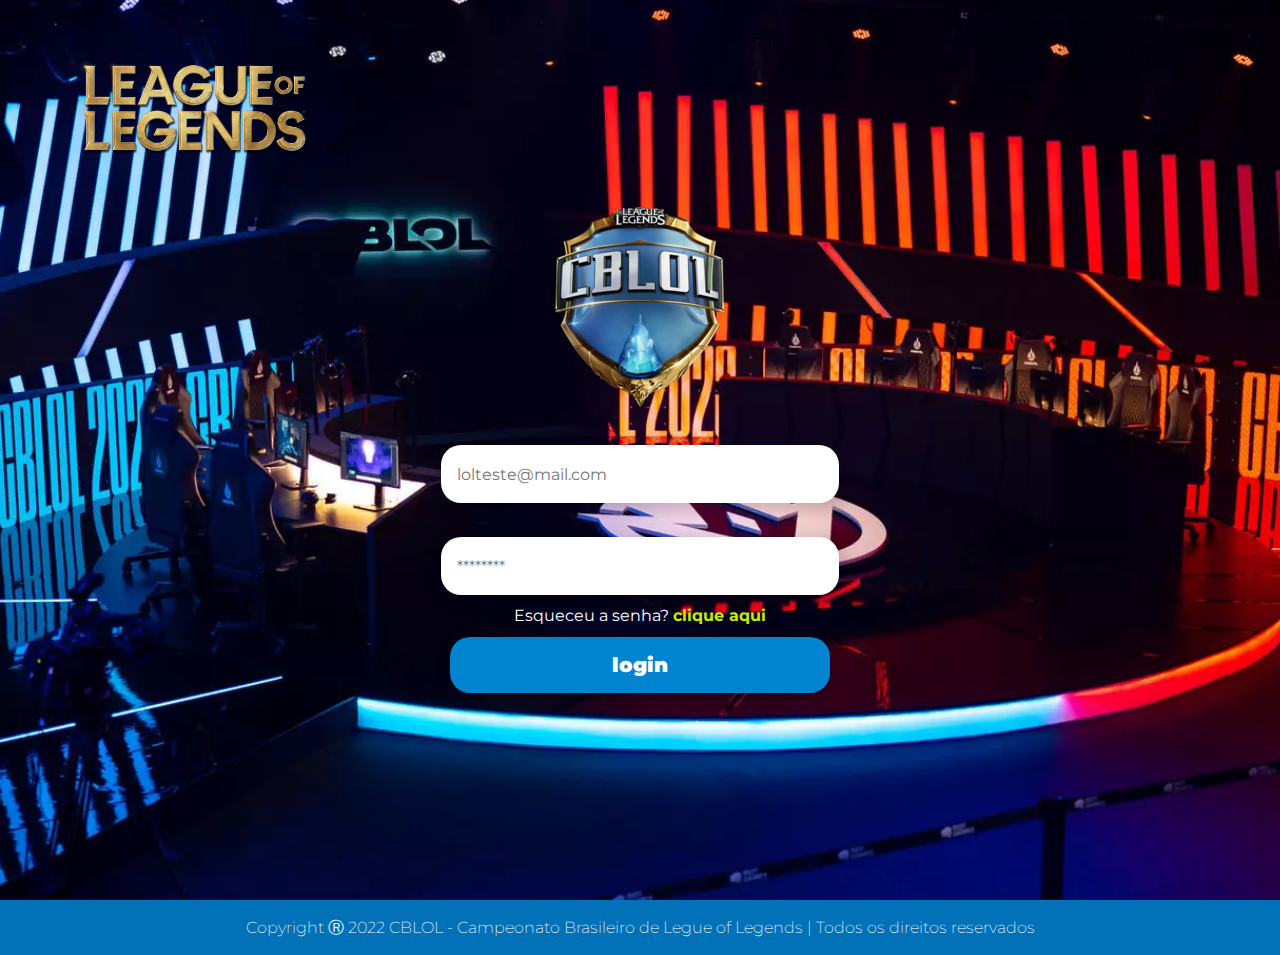
<file: index.html>
<!DOCTYPE html>
<html lang="pt-br">

<head>
  <meta charset="UTF-8">
  <meta http-equiv="X-UA-Compatible" content="IE=edge">
  <meta name="viewport" content="width=device-width, initial-scale=1.0">
  <link rel="stylesheet" href="./telas/index/style.css">
  <link rel="preconnect" href="https://fonts.googleapis.com">
  <link rel="preconnect" href="https://fonts.gstatic.com" crossorigin>
  <link href="https://fonts.googleapis.com/css2?family=Montserrat:wght@200;400;700;900&display=swap" rel="stylesheet">
  <link rel="shortcut icon" href="../../assets/CBLOL_2017.png" type="image/x-icon">
  <title>Login</title>
</head>

<body>
  <header>
    <img src="./assets/League-of-Legends-Logo.png" alt="logo lol">
  </header>
  <div class="container">
    <main>
      <div class="logo">
        <img src="./assets/CBLOL_2017.png" alt="logo cblol">
      </div>
      <div class="entrada">
        <div class="inputs">
          <input type="email" placeholder="lolteste@mail.com">
          <input type="password" placeholder="********">
        </div>
        <p>Esqueceu a senha? <span>clique aqui</span></p>
        <button> <a href="./telas/home/home.html">login</a> </button>
      </div>
    </main>
  </div>
  <footer>
    <h3>Copyright Ⓡ 2022 CBLOL - Campeonato Brasileiro de Legue of Legends | Todos os direitos
      reservados</h3>
  </footer>
</body>

</html>
</file>
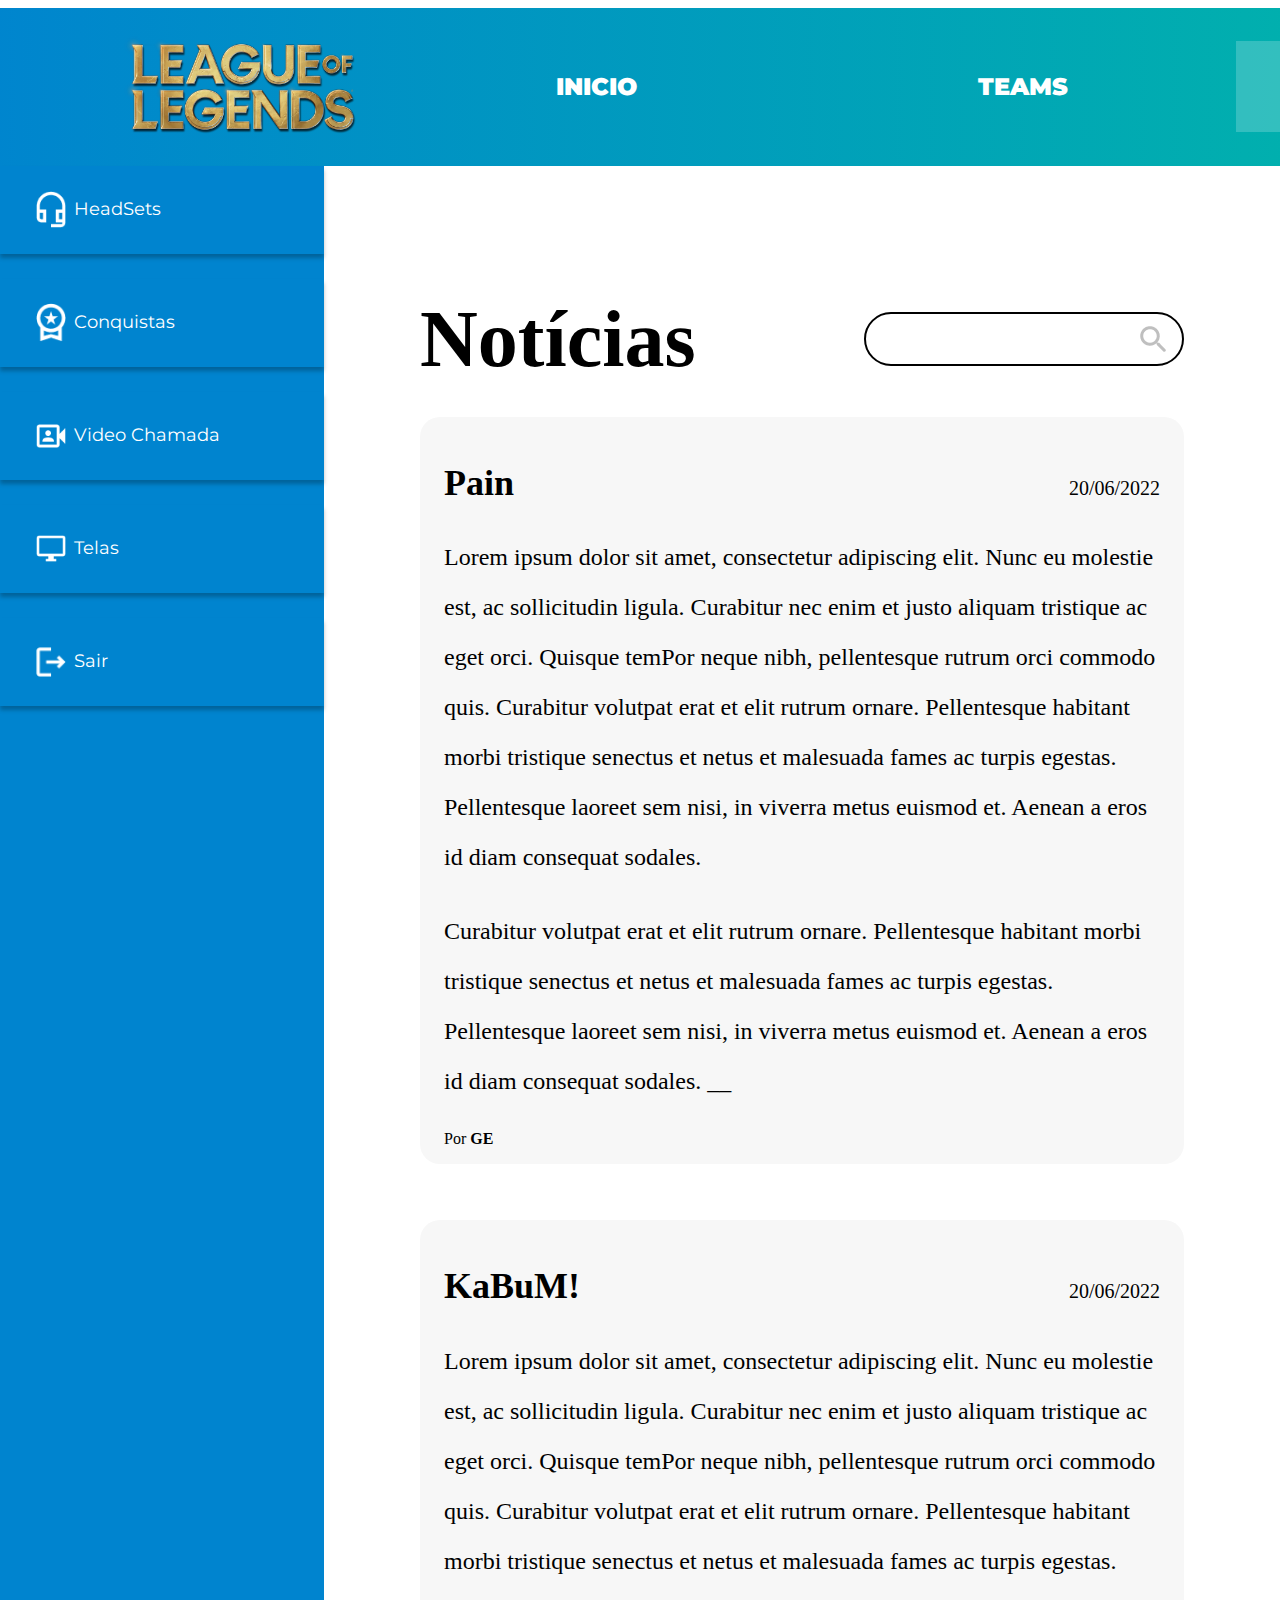
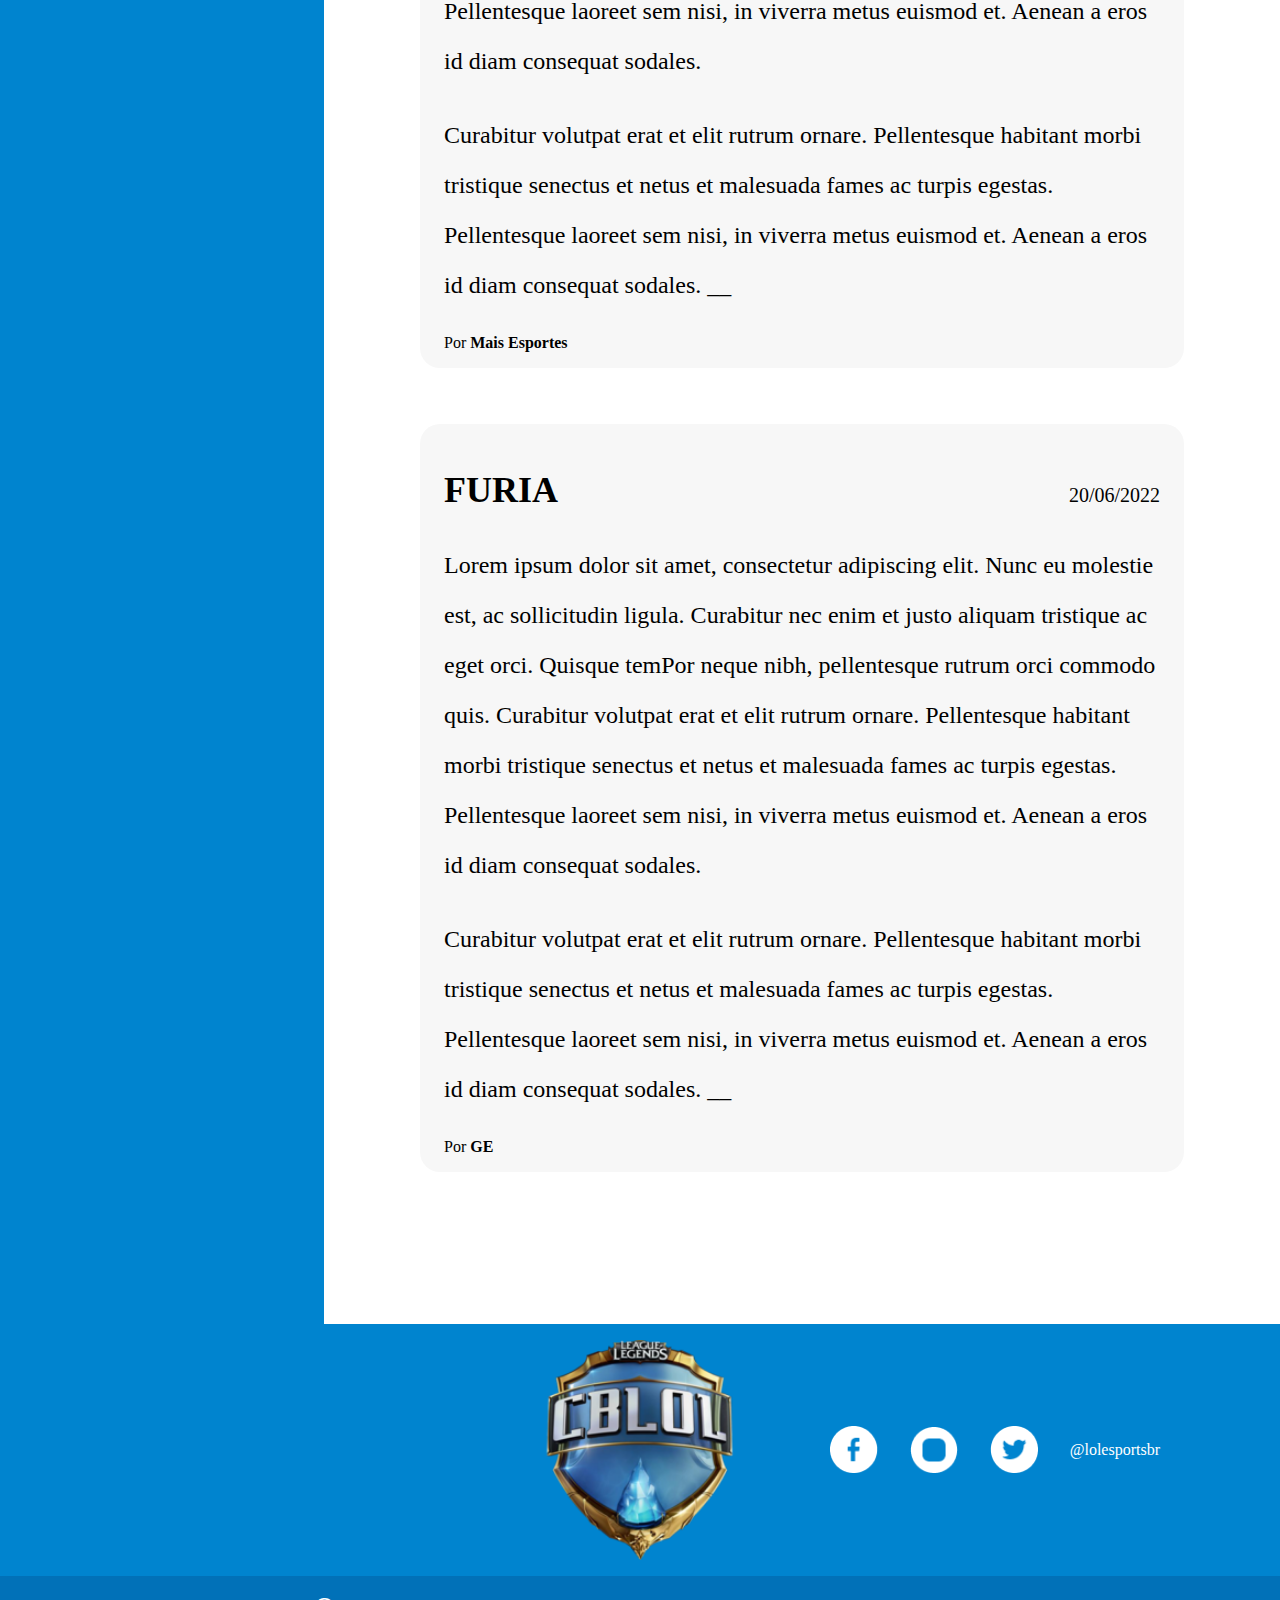
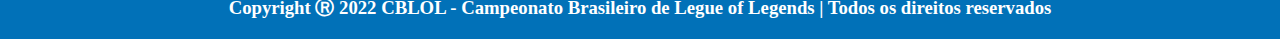
<file: telas/home/home.html>
<!DOCTYPE html>
<html lang="pt-br">

<head>
  <meta charset="UTF-8">
  <meta http-equiv="X-UA-Compatible" content="IE=edge">
  <meta name="viewPort" content="width=device-width, initial-scale=1.0">
  <link rel="preconnect" href="https://fonts.googleapis.com">
  <link rel="preconnect" href="https://fonts.gstatic.com" crossorigin>
  <link href="https://fonts.googleapis.com/css2?family=Montserrat:wght@200;400;700;900&display=swap" rel="stylesheet">
  <link rel="shortcut icon" href="../../assets/CBLOL_2017.png" type="image/x-icon">
  <script src="../../modal/modal-noticia.js"></script>
  <link rel="stylesheet" href="home.css">
  <title>Home</title>
</head>

<body>
  <main>
    <header>
      <img src="../../assets/League-of-Legends-Logo.png" alt="logo lol">
      <div class="abas">
        <button class="aba" id="home">INICIO</button>
        <button class="aba" id="galeria">TEAMS</button>
        <button class="aba selecionada" id="noticias">CBLOL</button>
      </div>
    </header>
    <div class="meio">
      <nav class="bar">
        <button>
          <img src="../../assets/Vectorfone.png" alt="fone de ouvido">
          <a href="../link-externo/link-externo.html">
            HeadSets
          </a>
        </button>
        <button>
          <img src="../../assets/Vectorselo.png" alt="selo">
          <a href="../link-externo/link-externo.html">
            Conquistas
          </a>
        </button>
        <button>
          <img src="../../assets/Vectorvideo.png" alt="video chamda">
          <a href="../link-externo/link-externo.html">
            Video Chamada
          </a>
        </button>
        <button>
          <img src="../../assets/Vectortela.png" alt="tela de computador">
          <a href="../link-externo/link-externo.html">
            Telas
          </a>
        </button>
        <button>
          <img src="../../assets/Vectorsaida.png" alt="saida">
          <a href="../../index.html" href='../login/login.html'>
            Sair
          </a>
        </button>
      </nav>
      <section class="container">
        <noticias-tag class="content selecionada" id="content-noticias"></noticias-tag>
        <h1 class="content" id="content-galeria"> TEAMS</h1>
        <h1 class="content" id="content-home"> INICIO </h1>
      </section>
    </div>
    <footer>
      <div class="contatos">
        <img src="../../assets/CBLOL_2017.png" alt="logo do cblol">
        <div class="redes">
          <img src="../../assets/face.png" alt="facebook">
          <img src="../../assets/insta.png" alt="instagram">
          <img src="../../assets/twiter.png" alt="twiter">
          <a href="../link-externo/link-externo.html">@lolesportsbr</a>
        </div>
      </div>
      <h3>
        Copyright Ⓡ 2022 CBLOL - Campeonato Brasileiro de Legue of Legends | Todos os direitos
        reservados
      </h3>
    </footer>
  </main>

  <script src="./home.js"></script>
</body>

</html>
</file>
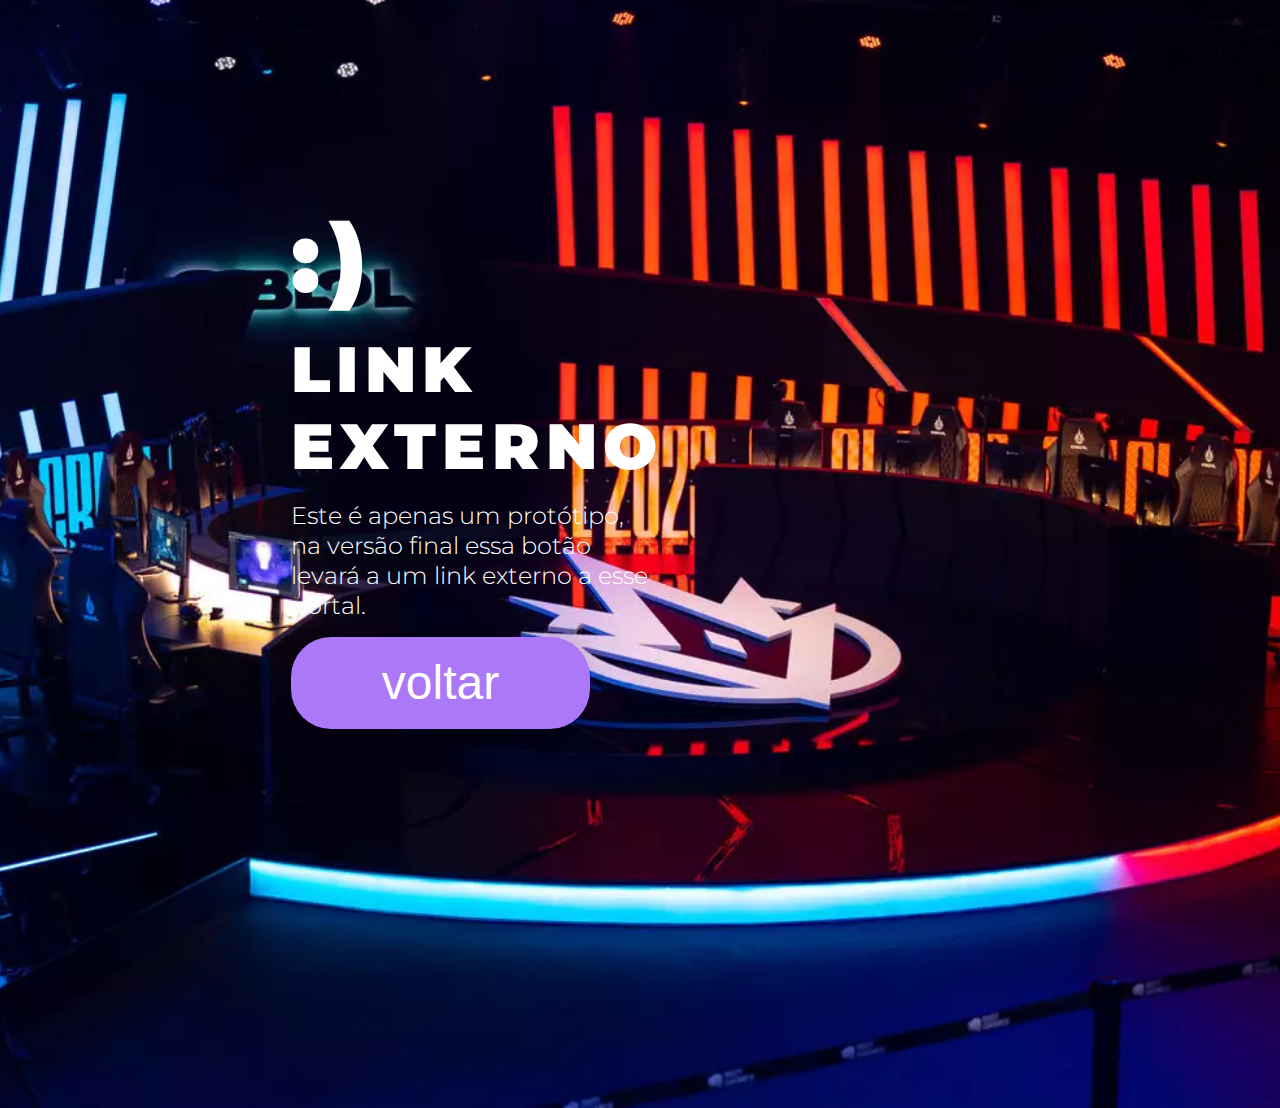
<file: telas/link-externo/link-externo.html>
<!DOCTYPE html>
<html lang="pt-br">

<head>
  <meta charset="UTF-8">
  <meta http-equiv="X-UA-Compatible" content="IE=edge">
  <meta name="viewport" content="width=device-width, initial-scale=1.0">
  <link rel="preconnect" href="https://fonts.googleapis.com">
  <link rel="preconnect" href="https://fonts.gstatic.com" crossorigin>
  <link href="https://fonts.googleapis.com/css2?family=Montserrat:wght@200;400;700;900&display=swap" rel="stylesheet">
  <link rel="stylesheet" href="link-externo.css">
  <title>Link Externo</title>
</head>

<body>
  <section class="content">
    <h1 class="carinha">:)</h1>
    <h1 class="titulo">LINK EXTERNO</h1>
    <p class="info">Este é apenas um protótipo, na versão final essa botão levará a um link externo a esse portal.</p>
    <button class="voltar">
      <a href="../home/home.html">
        voltar
      </a>
    </button>
  </section>
</body>

</html>
</file>
<file: telas/index/style.css>
html {
  margin: 0;
  padding: 0;
}

body {
  background-image: url(../../assets/CBLoL-2023-5.webp);
  background-attachment: fixed;
  background-position: 0 0;
  background-size: cover;
  margin: 0;
  overflow-x: hidden;
  min-height: 100vh;
  display: flex;
  align-items: center;
  justify-content: center;
}

header {
  position: absolute;
  left: 55px;
  top: 29px;
}

header img {
  width: 280px;
}

.entrada,
.inputs {
  display: flex;
  flex-direction: column;
  align-items: center;
}

.inputs :first-child {
  margin-bottom: 34px;
}

.logo {
  margin-bottom: 38px;
  display: flex;
  justify-content: center;
}

p {
  margin: 21px;
  line-height: 0;
  font-family: 'Montserrat';
  font-style: normal;
  font-weight: 400;
  font-size: 16px;
  color: #FFFFFF;
}

span {
  color: rgba(196, 235, 5, 1);
  font-weight: 700;
}

input {
  font-family: 'Montserrat';
  font-style: normal;
  font-weight: 400;
  font-size: 16px;
  line-height: 23px;
  padding-left: 16px;
  /* align-items: center; */
}

input,
button {
  border: none;
  width: 380px;
  height: 56px;
  background: #FFFFFF;
  box-shadow: 3px 4px 15px 4px rgba(0, 0, 0, 0.15);
  border-radius: 20px;
}

button {
  background-color: rgba(0, 132, 207, 1);
  font-family: 'Montserrat';
  font-style: normal;
  color: #FFFFFF;
  font-weight: 900;
  font-size: 20px;
  cursor: pointer;
}

a {
  text-decoration: none;
  color: #FFFFFF;
}

footer {
  color: rgba(255, 255, 255, 1);
  background-color: rgba(1, 113, 184, 1);
  position: absolute;
  top: 100vh;
  width: -webkit-fill-available;
  display: flex;
}

h3 {
  margin-left: auto;
  margin-right: auto;
  font-family: 'Montserrat';
  font-style: normal;
  font-weight: 200;
  font-size: 16px;
  line-height: 23px;
}
</file>
<file: telas/home/home.css>
header {
  display: flex;
  background: linear-gradient(90deg, #0084CF -3.19%, #01B2AC 106.78%);
  align-items: center;
}

header img {
  width: 280px;
}

.abas {
  display: flex;
  width: 100vw;
  justify-content: center;
}

.abas button {
  font-family: 'Montserrat';
  font-style: normal;
  font-weight: 900;
  font-size: 24px;
  line-height: 29px;
  color: #ffffff;
  background-color: transparent;
  border: none;
  padding: 31px 0px;
  width: 430px;
}

.aba.selecionada {
  background: rgba(255, 255, 255, 0.2);
}

.content.selecionada {
  padding: 16px;
  min-height: 260px;
  display: block;
}

.content {
  padding: 16px;
  min-height: 260px;
  display: none;
}

header img {
  margin-left: 103px;
}

.bar {
  display: flex;
  flex-direction: column;
  position: relative;
  left: 0;
  width: 324px;
  background: #0084CF;
}

.bar img {
  width: 30px;
  padding: 8px;
}

.bar button {
  display: flex;
  flex-direction: row;
  align-items: center;
  padding: 21px 28px;
  height: 88px;
  background: #0084CF;
  box-shadow: 0px 4px 4px rgba(0, 0, 0, 0.25);
  margin-bottom: 25px;
  border: none;
  color: #ffffffff;
  font-family: 'Montserrat';
  font-style: normal;
  font-weight: 400;
  font-size: 18px;
  line-height: 23px;
  cursor: pointer;
  width: 324px;
}

a {
  text-decoration: none;
  outline: none;
  color: #ffffff;
}

a:visited {
  text-decoration: none;
}

.bar button:hover,
.abas button:hover {
  cursor: pointer;
  transition: ease-in 0.2s;
  background-color: rgba(1, 113, 184, 1);
}

.meio {
  display: flex;
}

.container {
  padding: 80px;
}

main {
  position: absolute;
  right: 0;
  height: 100vh;
  width: 100vw;
}

footer {
  color: rgba(255, 255, 255, 1);
  background-color: rgba(1, 113, 184, 1);
  position: relative;
  display: flex;
  flex-direction: column;
  align-items: center;
}

.contatos {
  display: flex;
  align-items: center;
  background-color: #0084CF;
  width: 100vw;
  justify-content: center;
}

.redes {
  display: flex;
  position: absolute;
  right: 0;
  align-items: center;
  padding-right: 120px;
}

.contatos img {
  padding: 16px;
  width: 220px;
}

.redes img {
  width: 48px;
}

.redes a {
  padding-left: 16px;
}
</file>
<file: telas/link-externo/link-externo.css>
body {
  background-image: url(../../assets/CBLoL-2023-5.webp);
  background-repeat: no-repeat;
  background-size: cover;
  background-position: center;
  font-family: 'Montserrat';
  font-style: normal;
  height: 100vh;
  color: #ffffff;
}

.content {
  display: flex;
  flex-direction: column;
  justify-content: center;
  width: 362px;
  margin-left: 283px;
  margin-top: 200px;
}

.carinha {
  font-weight: 900;
  font-size: 96px;
  line-height: 115px;
  letter-spacing: 0.1em;
  padding: 0px;
  margin: 0px 0px 16px;
}

.titulo {
  font-weight: 900;
  font-size: 64px;
  line-height: 77px;
  letter-spacing: 0.1em;
  padding: 0px;
  margin: 0px 0px 16px;
}

.info {
  font-weight: 300;
  font-size: 24px;
  line-height: 30px;
  padding: 0px;
  margin: 0px 0px 16px;
}

.voltar {
  font-weight: 500;
  font-size: 48px;
  line-height: 38px;
  color: #ffffff;
  display: flex;
  justify-content: center;
  width: 299px;
  background: #AB78F7;
  box-shadow: 1px 1px 15px 4px rgba(0, 0, 0, 0.06);
  border-radius: 40px;
  padding: 27px;
  border: none;
}

a {
  text-decoration: none;
  outline: none;
  color: #ffffff;
}

a:visited {
  text-decoration: none;
}

.voltar:hover {
  cursor: pointer;
  transition: ease-in 0.2s;
  background-color: #AB78a7;
}
</file>
